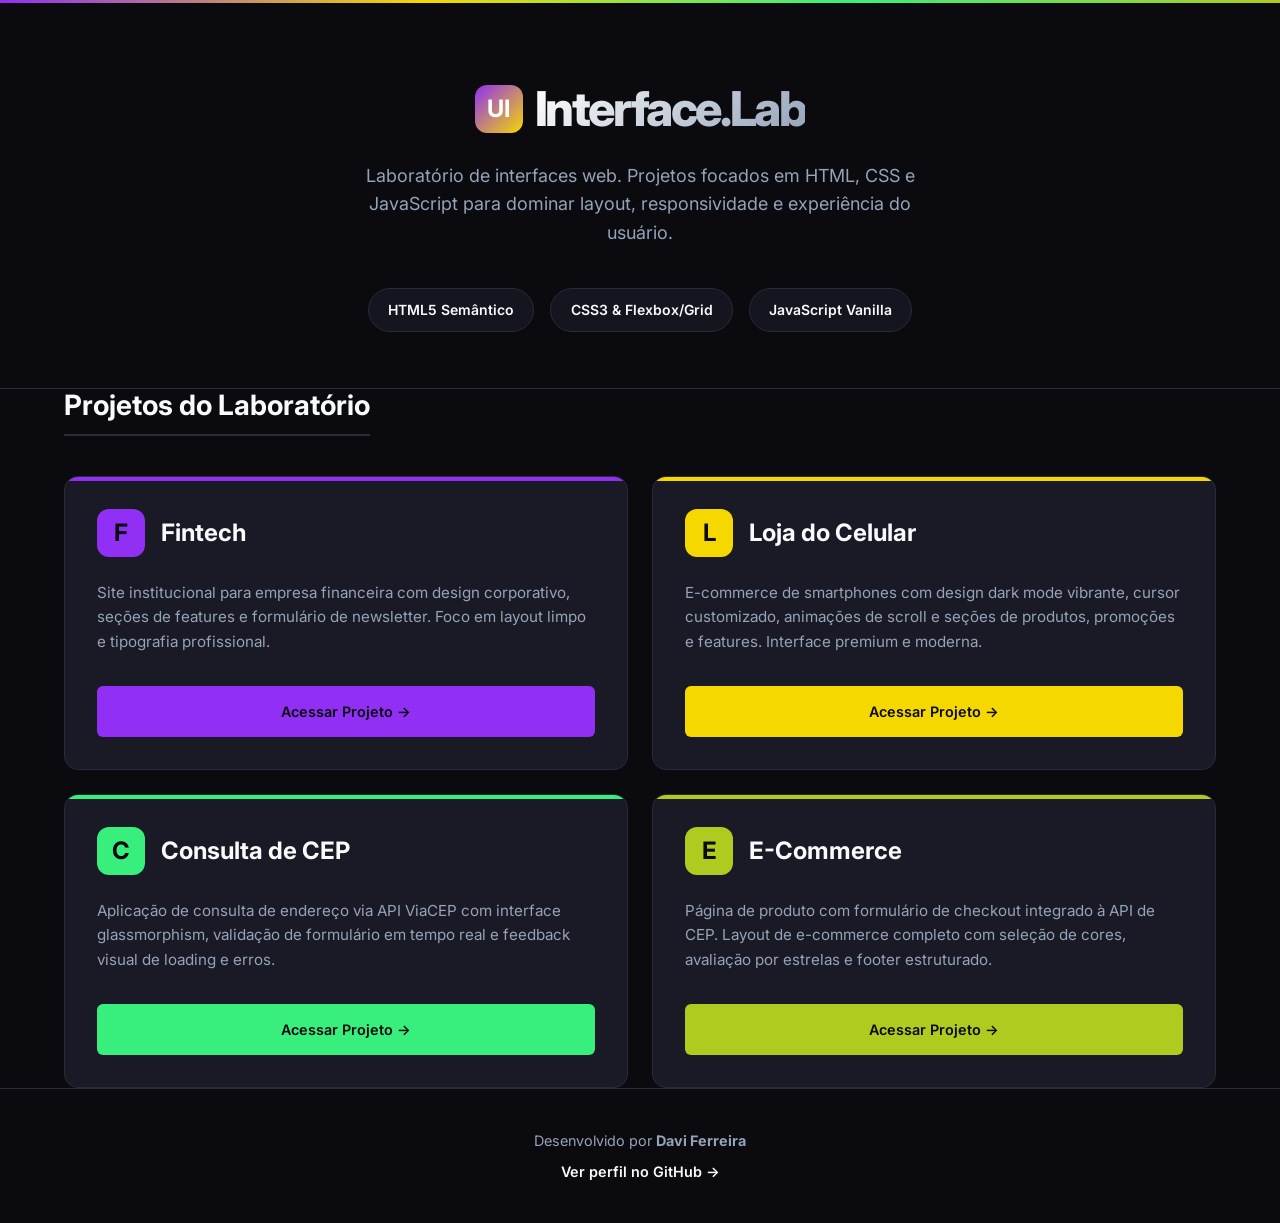
<file: index.html>
<!DOCTYPE html>
<html lang="pt-BR">
<head>
    <meta charset="UTF-8">
    <meta name="viewport" content="width=device-width, initial-scale=1.0">
    <title>Interface.Lab | Davi Ferreira</title>
    <link rel="stylesheet" href="./css/global.css">
    <link rel="stylesheet" href="./css/styles.css">
</head>
<body>

    <header class="header">
        <div class="container">
            <div class="logo">
                <div class="logo-icon">UI</div>
                <h1>Interface.Lab</h1>
            </div>
            <p class="subtitle">
                Laboratório de interfaces web. Projetos focados em HTML, CSS e JavaScript 
                para dominar layout, responsividade e experiência do usuário.
            </p>
            <div class="tech-stack">
                <span class="tech-badge"> HTML5 Semântico</span>
                <span class="tech-badge"> CSS3 & Flexbox/Grid</span>
                <span class="tech-badge"> JavaScript Vanilla</span>
            </div>
        </div>
    </header>

    <main class="container">
        <h2 class="section-title">Projetos do Laboratório</h2>
        
        <div class="projects-grid">
            <!-- Fintech -->
            <article class="project-card theme-fintech">
                <div class="card-header">
                    <div class="card-icon">F</div>
                    <div>
                        <h3>Fintech</h3>
                    </div>
                </div>
                <p>Site institucional para empresa financeira com design corporativo, 
                   seções de features e formulário de newsletter. Foco em layout limpo 
                   e tipografia profissional.</p>
                <a href="./fintech/index.html" class="btn-primary">
                    Acessar Projeto →
                </a>
            </article>

            <!-- Loja do Celular -->
            <article class="project-card theme-loja">
                <div class="card-header">
                    <div class="card-icon">L</div>
                    <div>
                        <h3>Loja do Celular</h3>
                    </div>
                </div>
                <p>E-commerce de smartphones com design dark mode vibrante, cursor 
                   customizado, animações de scroll e seções de produtos, promoções 
                   e features. Interface premium e moderna.</p>
                <a href="./loja-do-celular/index.html" class="btn-primary">
                    Acessar Projeto →
                </a>
            </article>

            <!-- Consulta de CEP -->
            <article class="project-card theme-cep">
                <div class="card-header">
                    <div class="card-icon">C</div>
                    <div>
                        <h3>Consulta de CEP</h3>
                    </div>
                </div>
                <p>Aplicação de consulta de endereço via API ViaCEP com interface 
                   glassmorphism, validação de formulário em tempo real e feedback 
                   visual de loading e erros.</p>
                <a href="./consulta-de-cep/index.html" class="btn-primary">
                    Acessar Projeto →
                </a>
            </article>

            <!-- E-Commerce -->
            <article class="project-card theme-ecommerce">
                <div class="card-header">
                    <div class="card-icon">E</div>
                    <div>
                        <h3>E-Commerce</h3>
                    </div>
                </div>
                <p>Página de produto com formulário de checkout integrado à API de CEP. 
                   Layout de e-commerce completo com seleção de cores, avaliação por 
                   estrelas e footer estruturado.</p>
                <a href="./e-commerce/index.html" class="btn-primary">
                    Acessar Projeto →
                </a>
            </article>
        </div>
    </main>

    <footer class="footer">
        <div class="container">
            <p>Desenvolvido por <strong>Davi Ferreira</strong></p>
            <a href="https://github.com/Dferreiraz" target="_blank" class="github-link">
                Ver perfil no GitHub →
            </a>
        </div>
    </footer>

</body>
</html>
</file>
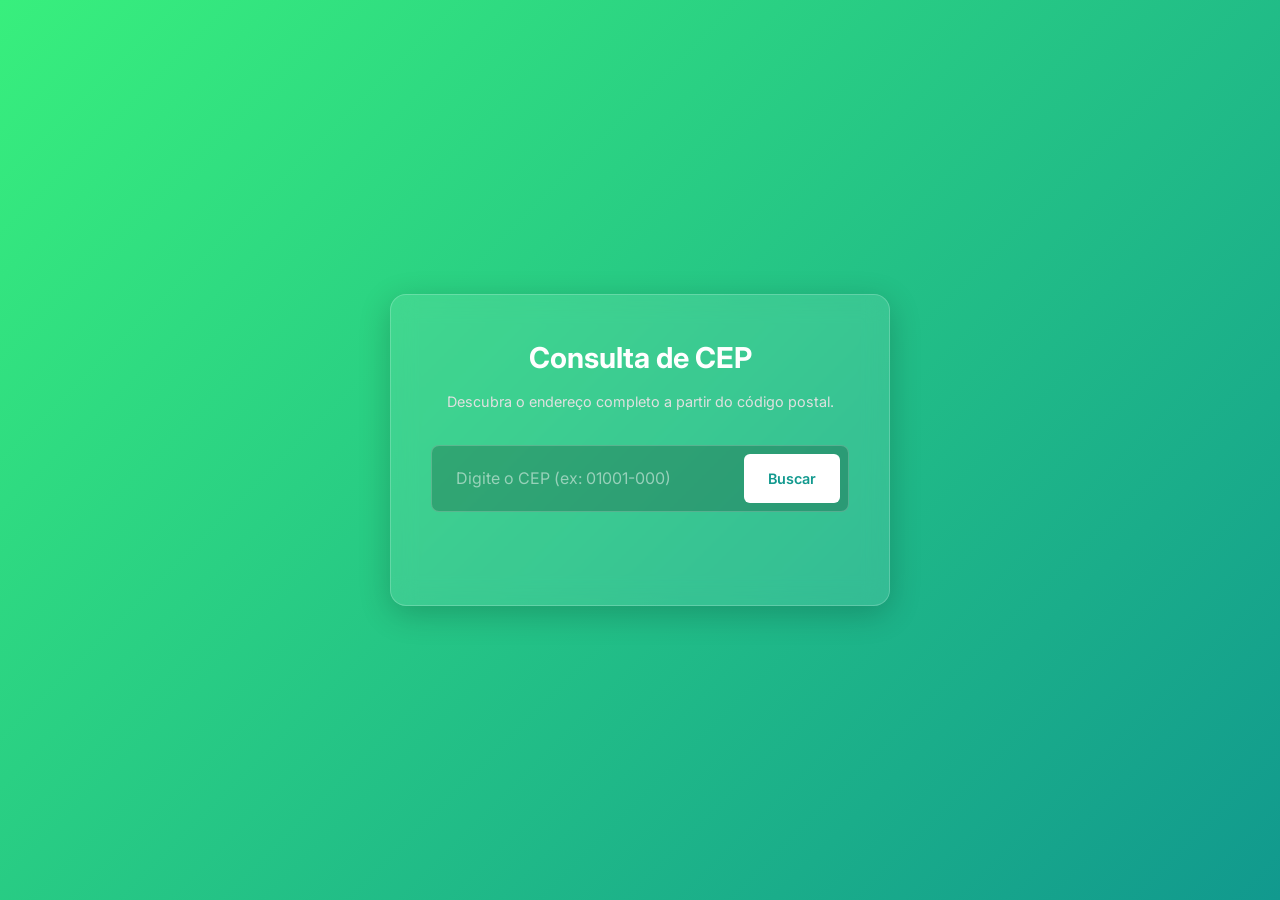
<file: consulta-de-cep/index.html>
<!DOCTYPE html>
<html lang="pt-BR">
<head>
    <meta charset="UTF-8">
    <meta name="viewport" content="width=device-width, initial-scale=1.0">
    <title>Consulta de CEP | Interface.Lab</title>
    <link rel="stylesheet" href="./css/styles.css">
    <link rel="preconnect" href="https://fonts.googleapis.com">
    <link rel="preconnect" href="https://fonts.gstatic.com" crossorigin>
    <link href="https://fonts.googleapis.com/css2?family=Inter:wght@400;500;600;700&display=swap" rel="stylesheet">
</head>
<body>

    <main class="container">
        <header class="header">
            <h1>Consulta de CEP</h1>
            <p>Descubra o endereço completo a partir do código postal.</p>
        </header>

        <form id="cep-form" class="search-form">
            <div class="input-group">
                <input 
                    type="text" 
                    id="cep-input" 
                    placeholder="Digite o CEP (ex: 01001-000)" 
                    maxlength="9"
                    autocomplete="off"
                    required
                >
                <button type="submit" id="search-btn">Buscar</button>
            </div>
            <p class="error-msg" id="error-msg"></p>
        </form>

        <section id="result-section" class="result-section hidden">
            <div class="result-grid">
                <div class="result-item">
                    <span class="label">Logradouro</span>
                    <span class="value" id="res-logradouro">--</span>
                </div>
                <div class="result-item">
                    <span class="label">Bairro</span>
                    <span class="value" id="res-bairro">--</span>
                </div>
                <div class="result-item">
                    <span class="label">Cidade / UF</span>
                    <span class="value" id="res-cidade">--</span>
                </div>
                <div class="result-item">
                    <span class="label">Estado</span>
                    <span class="value" id="res-estado">--</span>
                </div>
            </div>
        </section>
    </main>

    <script src="./js/script.js"></script>
</body>
</html>
</file>
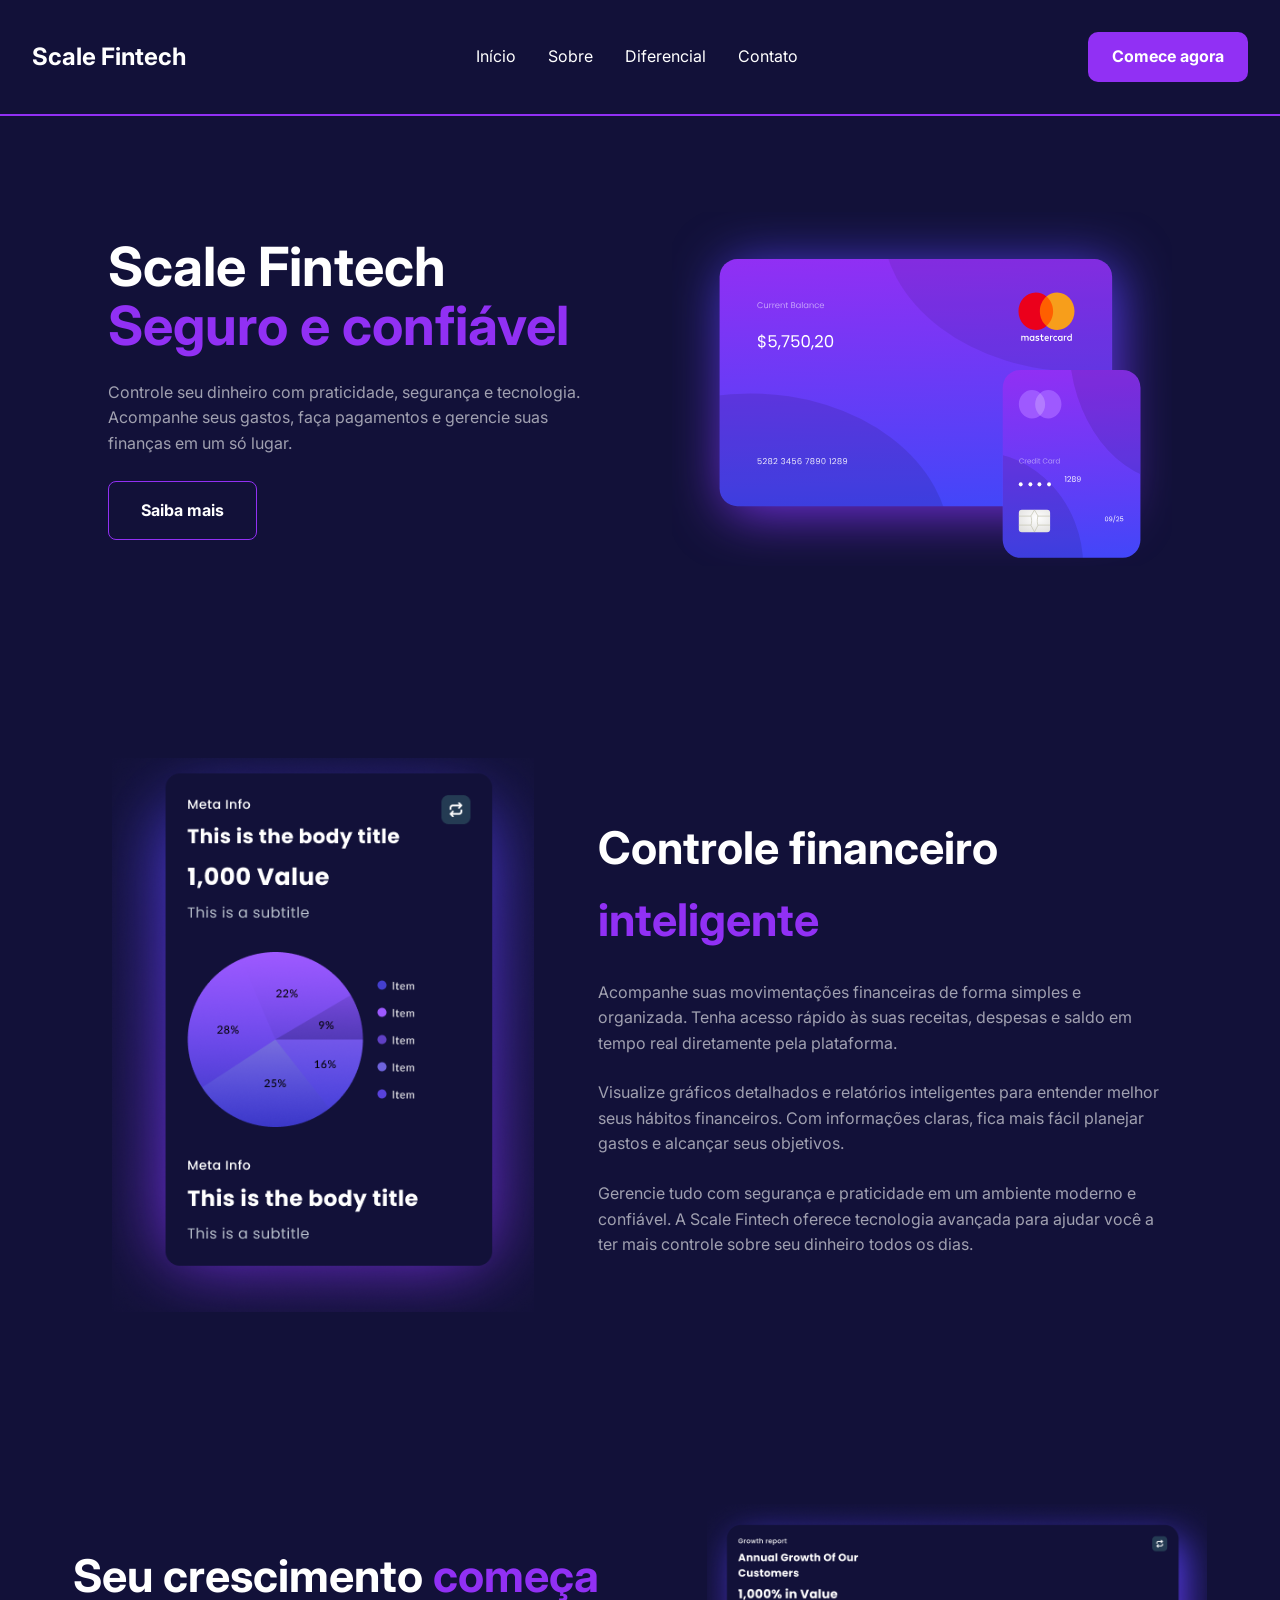
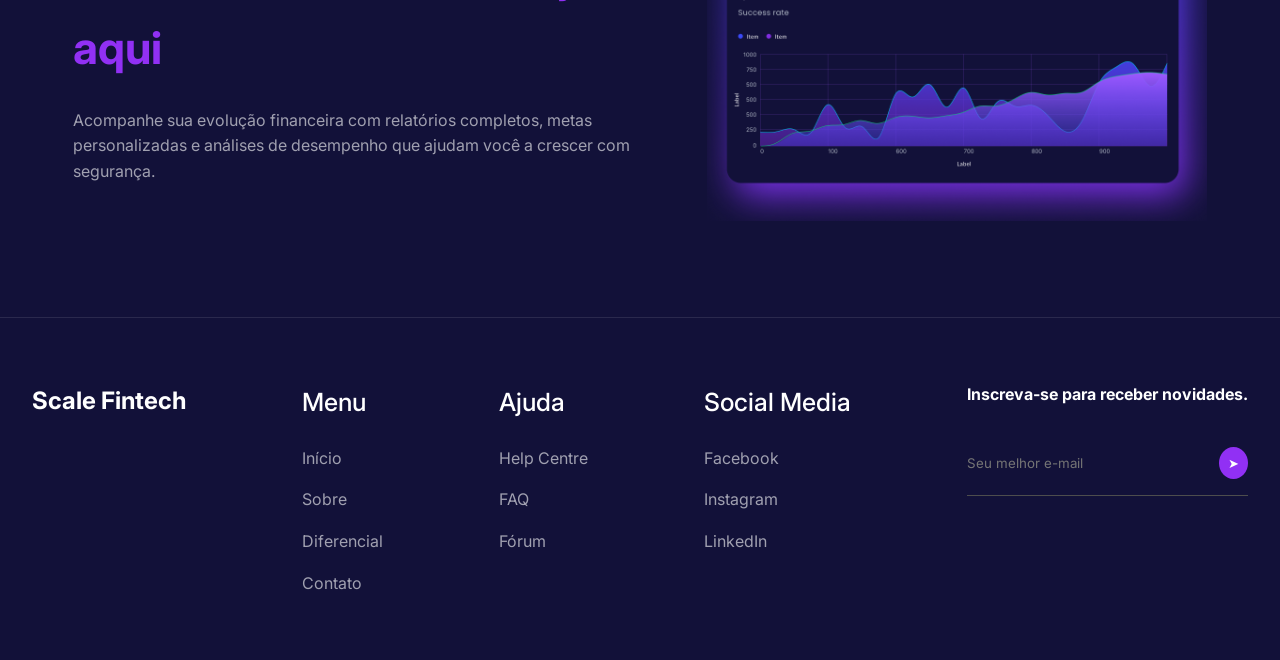
<file: fintech/index.html>
<!DOCTYPE html>
<html lang="pt-BR">
<head>
    <meta charset="UTF-8">
    <meta name="viewport" content="width=device-width, initial-scale=1.0">
    <title>Scale Fintech | Controle Financeiro Inteligente</title>
    <link rel="stylesheet" href="./css/styles.css">

    <link rel="preconnect" href="https://fonts.googleapis.com">
    <link rel="preconnect" href="https://fonts.gstatic.com" crossorigin>
    <link href="https://fonts.googleapis.com/css2?family=Inter:wght@400;500;700&display=swap" rel="stylesheet">
</head>
<body>

    <!-- CABEÇALHO -->
    <header>
        <div class="container-nav-header">
            <div class="logo">Scale Fintech</div>
            <nav class="navigation-header">
                <ul>
                    <li><a href="#">Início</a></li>
                    <li><a href="#">Sobre</a></li>
                    <li><a href="#">Diferencial</a></li>
                    <li><a href="#">Contato</a></li>
                </ul>
            </nav>
            <a href="#" class="btn-header">Comece agora</a>
        </div>
    </header>

    <!-- HERO SECTION -->
    <main class="hero">
        <div class="hero-content">
            <h1>Scale Fintech <br><span>Seguro e confiável</span></h1>
            <p>Controle seu dinheiro com praticidade, segurança e tecnologia. Acompanhe seus gastos, faça pagamentos e gerencie suas finanças em um só lugar.</p>
            <a href="#" class="btn-primary">Saiba mais</a>
        </div>
        <div class="hero-image">
            
            <img src="./assets/images/Group13.svg" alt="Dashboard financeiro Scale Fintech">
        </div>
    </main>

    <!-- SEÇÃO CONTROLE FINANCEIRO -->
    <section class="section-feature">
        <div class="feature-image">
            <img src="./assets/images/Group14.svg" alt="Gráficos de controle financeiro">
        </div>
        <div class="feature-content">
            <h2>Controle financeiro <span>inteligente</span></h2>
            <p>Acompanhe suas movimentações financeiras de forma simples e organizada. Tenha acesso rápido às suas receitas, despesas e saldo em tempo real diretamente pela plataforma.</p>
            <p>Visualize gráficos detalhados e relatórios inteligentes para entender melhor seus hábitos financeiros. Com informações claras, fica mais fácil planejar gastos e alcançar seus objetivos.</p>
            <p>Gerencie tudo com segurança e praticidade em um ambiente moderno e confiável. A Scale Fintech oferece tecnologia avançada para ajudar você a ter mais controle sobre seu dinheiro todos os dias.</p>
        </div>
    </section>

    <!-- SEÇÃO CRESCIMENTO -->
    <section class="section-feature reverse">
        <div class="feature-image">
            <img src="./assets/images/Group15.svg" alt="Gráfico de crescimento">
        </div>
        <div class="feature-content">
            <h2>Seu crescimento <span>começa aqui</span></h2>
            <p>Acompanhe sua evolução financeira com relatórios completos, metas personalizadas e análises de desempenho que ajudam você a crescer com segurança.</p>
        </div>
    </section>

    <!-- RODAPÉ -->
    <footer>
        <div class="footer-col">
            <div class="logo">Scale Fintech</div>
        </div>

        <div class="footer-col">
            <h3>Menu</h3>
            <div class="footer-links">
                <a href="#">Início</a>
                <a href="#">Sobre</a>
                <a href="#">Diferencial</a>
                <a href="#">Contato</a>
            </div>
        </div>

        <div class="footer-col">
            <h3>Ajuda</h3>
            <div class="footer-links">
                <a href="#">Help Centre</a>
                <a href="#">FAQ</a>
                <a href="#">Fórum</a>
            </div>
        </div>

        <div class="footer-col">
            <h3>Social Media</h3>
            <div class="footer-links">
                <a href="#">Facebook</a>
                <a href="#">Instagram</a>
                <a href="#">LinkedIn</a>
            </div>
        </div>

        <div class="footer-col newsletter">
            <h3>Inscreva-se para receber novidades.</h3>
            <form class="newsletter-form" onsubmit="event.preventDefault();">
                <input type="email" placeholder="Seu melhor e-mail" required>
                <button type="submit">➤</button>
            </form>
        </div>
    </footer>

</body>
</html>
</file>
<file: css/global.css>
/* =========================================================
   GLOBAL.CSS - Interface.Lab (Menu Principal)
   Reset, Design Tokens e Estilos Base
   ========================================================= */

/* ---------- Reset ---------- */
*, *::before, *::after {
    box-sizing: border-box;
    margin: 0;
    padding: 0;
}

html { 
    scroll-behavior: smooth; 
}

img, svg {
    display: block;
    max-width: 100%;
}

button {
    font: inherit;
    cursor: pointer;
    border: none;
    background: none;
}

a {
    text-decoration: none;
    color: inherit;
}

ul, ol { 
    list-style: none; 
}

/* ---------- Design Tokens: Base (Dark Mode) ---------- */
:root {
    /* Cores Neutras */
    --bg-primary: #0a0a0f;
    --bg-secondary: #15151f;
    --bg-card: #1a1a26;
    --text-primary: #f8fafc;
    --text-secondary: #94a3b8;
    --border: #2a2a3a;
    
    /* Tipografia Base */
    --font-main: 'Inter', system-ui, -apple-system, sans-serif;
    
    /* Layout e Bordas */
    --container-width: 1200px;
    --radius-sm: 6px;
    --radius-md: 14px;

    /* ---------- Variáveis Temáticas (Design Tokens dos Projetos) ---------- */
    /* Fintech */
    --fintech-purple: #9130F4;
    --fintech-glow: rgba(145, 48, 244, 0.3);

    /* Loja do Celular */
    --loja-yellow: #f5d800;
    --loja-glow: rgba(245, 216, 0, 0.3);

    /* Consulta de CEP */
    --cep-green: #38ef7d;
    --cep-glow: rgba(56, 239, 125, 0.3);

    /* E-Commerce */
    --ecommerce-green: #B0CB1F;
    --ecommerce-glow: rgba(176, 203, 31, 0.3);
}

/* ---------- Estilos Base ---------- */
body {
    background-color: var(--bg-primary);
    color: var(--text-primary);
    font-family: var(--font-main);
    font-size: 16px;
    line-height: 1.6;
    min-height: 100vh;
    display: flex;
    flex-direction: column;
    -webkit-font-smoothing: antialiased;
}

h1, h2, h3 {
    line-height: 1.2;
    color: var(--text-primary);
}

/* ---------- Utilitários Base ---------- */
.container {
    width: 100%;
    max-width: var(--container-width);
    margin: 0 auto;
    padding: 0 1.5rem;
}
</file>
<file: css/styles.css>
@import url('./global.css');
@import url('https://fonts.googleapis.com/css2?family=Inter:wght@400;500;600;700;800&display=swap');

/* ---------- Header ---------- */
.header {
    text-align: center;
    padding: 5rem 0 3.5rem;
    border-bottom: 1px solid var(--border);
    position: relative;
    overflow: hidden;
}

.header::before {
    content: '';
    position: absolute;
    top: 0;
    left: 0;
    width: 100%;
    height: 3px;
    background: linear-gradient(90deg, 
        var(--fintech-purple) 0%, 
        var(--loja-yellow) 33%, 
        var(--cep-green) 66%, 
        var(--ecommerce-green) 100%);
}

.logo {
    display: flex;
    align-items: center;
    justify-content: center;
    gap: 0.75rem;
    margin-bottom: 1.5rem;
}

.logo-icon {
    width: 48px;
    height: 48px;
    background: linear-gradient(135deg, var(--fintech-purple), var(--loja-yellow));
    border-radius: 12px;
    display: flex;
    align-items: center;
    justify-content: center;
    font-size: 1.5rem;
    font-weight: 700;
    color: white;
}

.logo h1 {
    font-size: 3rem;
    font-weight: 800;
    letter-spacing: -0.05em;
    background: linear-gradient(135deg, #fff 0%, #94a3b8 100%);
    -webkit-background-clip: text;
    -webkit-text-fill-color: transparent;
    background-clip: text;
}

.subtitle {
    color: var(--text-secondary);
    font-size: 1.125rem;
    max-width: 600px;
    margin: 0 auto 2.5rem;
}

.tech-stack {
    display: flex;
    justify-content: center;
    gap: 1rem;
    flex-wrap: wrap;
}

.tech-badge {
    background-color: var(--bg-secondary);
    border: 1px solid var(--border);
    padding: 0.6rem 1.2rem;
    border-radius: 9999px;
    font-size: 0.875rem;
    font-weight: 600;
    color: var(--text-primary);
    display: flex;
    align-items: center;
    gap: 0.5rem;
    transition: transform 0.2s ease, border-color 0.2s ease;
}

.tech-badge:hover {
    transform: translateY(-2px);
    border-color: var(--text-primary);
}

/* ---------- Main & Grid ---------- */
main {
    flex: 1;
    padding: 4rem 0;
}

.section-title {
    font-size: 1.75rem;
    font-weight: 700;
    margin-bottom: 2.5rem;
    padding-bottom: 0.75rem;
    border-bottom: 2px solid var(--border);
    display: inline-block;
}

.projects-grid {
    display: grid;
    grid-template-columns: repeat(2, 1fr);
    gap: 1.5rem;
}

/* ---------- Cards ---------- */
.project-card {
    background-color: var(--bg-card);
    border: 1px solid var(--border);
    border-radius: var(--radius-md);
    padding: 2rem;
    transition: transform 0.3s ease, box-shadow 0.3s ease, border-color 0.3s ease;
    display: flex;
    flex-direction: column;
    position: relative;
    overflow: hidden;
    min-height: 280px;
    animation: fadeInUp 0.6s ease both;
}

.project-card:nth-child(1) { animation-delay: 0.1s; }
.project-card:nth-child(2) { animation-delay: 0.2s; }
.project-card:nth-child(3) { animation-delay: 0.3s; }
.project-card:nth-child(4) { animation-delay: 0.4s; }

.project-card::before {
    content: '';
    position: absolute;
    top: 0;
    left: 0;
    width: 100%;
    height: 4px;
    background: var(--card-accent);
}

.project-card:hover {
    transform: translateY(-6px);
    box-shadow: 0 20px 40px -10px var(--card-glow);
    border-color: var(--card-accent);
}

.card-header {
    display: flex;
    align-items: center;
    gap: 1rem;
    margin-bottom: 1.5rem;
}

.card-icon {
    width: 48px;
    height: 48px;
    border-radius: 12px;
    background: var(--card-accent);
    display: flex;
    align-items: center;
    justify-content: center;
    font-size: 1.5rem;
    color: var(--bg-primary);
    font-weight: 700;
}

.project-card h3 {
    font-size: 1.5rem;
    font-weight: 700;
}

.project-card p {
    color: var(--text-secondary);
    font-size: 0.95rem;
    margin-bottom: 2rem;
    flex: 1;
}

.btn-primary {
    display: inline-flex;
    align-items: center;
    justify-content: center;
    gap: 0.5rem;
    background-color: var(--card-accent);
    color: var(--bg-primary);
    text-decoration: none;
    font-weight: 600;
    padding: 0.875rem 1.5rem;
    border-radius: var(--radius-sm);
    transition: filter 0.2s ease, transform 0.2s ease;
    font-size: 0.9rem;
}

.btn-primary:hover {
    filter: brightness(1.1);
    transform: translateY(-1px);
}

/* ---------- Classes Temáticas (Modificadores) ---------- */
.theme-fintech { --card-accent: var(--fintech-purple); --card-glow: var(--fintech-glow); }
.theme-loja { --card-accent: var(--loja-yellow); --card-glow: var(--loja-glow); }
.theme-cep { --card-accent: var(--cep-green); --card-glow: var(--cep-glow); }
.theme-ecommerce { --card-accent: var(--ecommerce-green); --card-glow: var(--ecommerce-glow); }

/* ---------- Footer ---------- */
.footer {
    text-align: center;
    padding: 2.5rem 0;
    border-top: 1px solid var(--border);
    color: var(--text-secondary);
    font-size: 0.9rem;
}

.github-link {
    display: inline-flex;
    align-items: center;
    gap: 0.5rem;
    color: var(--text-primary);
    margin-top: 0.5rem;
    font-weight: 600;
    transition: color 0.2s ease;
}

.github-link:hover {
    color: var(--loja-yellow);
}

/* ---------- Animações ---------- */
@keyframes fadeInUp {
    from { opacity: 0; transform: translateY(20px); }
    to { opacity: 1; transform: translateY(0); }
}

/* ---------- Responsivo ---------- */
@media (max-width: 768px) {
    .logo h1 { font-size: 2.2rem; }
    .header { padding: 3rem 0 2rem; }
    .projects-grid { grid-template-columns: 1fr; }
    .project-card { min-height: auto; }
}
</file>
<file: consulta-de-cep/css/styles.css>
@import url('./global.css');

body {
    background: linear-gradient(135deg, var(--bg-gradient-start), var(--bg-gradient-end));
    min-height: 100vh;
    display: flex;
    justify-content: center;
    align-items: center;
    padding: 1.5rem;
    color: var(--text-main);
}

.container {
    background: var(--glass-bg);
    backdrop-filter: blur(12px);
    -webkit-backdrop-filter: blur(12px);
    border: 1px solid var(--glass-border);
    border-radius: 16px;
    padding: 2.5rem;
    width: 100%;
    max-width: 500px;
    box-shadow: var(--glass-shadow);
}

.header {
    text-align: center;
    margin-bottom: 2rem;
}

.header h1 {
    font-size: 1.8rem;
    font-weight: 700;
    margin-bottom: 0.5rem;
}

.header p {
    font-size: 0.9rem;
    color: var(--text-muted);
}

.search-form {
    margin-bottom: 1.5rem;
}

.input-group {
    display: flex;
    gap: 0.75rem;
    background: rgba(0, 0, 0, 0.2);
    padding: 0.5rem;
    border-radius: 8px;
    border: 1px solid var(--glass-border);
}

.input-group input {
    flex: 1;
    background: transparent;
    color: var(--text-main);
    padding: 0.75rem 1rem;
    font-size: 1rem;
}

.input-group input::placeholder {
    color: rgba(255, 255, 255, 0.5);
}

.input-group button {
    background: var(--btn-bg);
    color: var(--text-dark);
    padding: 0.75rem 1.5rem;
    border-radius: 6px;
    font-weight: 600;
    font-size: 0.9rem;
    transition: background 0.2s, transform 0.1s;
}

.input-group button:hover {
    background: var(--btn-hover);
}

.input-group button:active {
    transform: scale(0.98);
}

.error-msg {
    color: var(--error-color);
    font-size: 0.85rem;
    margin-top: 0.75rem;
    text-align: center;
    min-height: 1.2em;
}

.result-section {
    animation: fadeIn 0.4s ease forwards;
}

.result-section.hidden {
    display: none;
}

.result-grid {
    display: grid;
    grid-template-columns: 1fr 1fr;
    gap: 1rem;
    background: rgba(0, 0, 0, 0.15);
    padding: 1.5rem;
    border-radius: 12px;
    border: 1px solid var(--glass-border);
}

.result-item {
    display: flex;
    flex-direction: column;
    gap: 0.25rem;
}

.result-item.full-width {
    grid-column: span 2;
}

.label {
    font-size: 0.75rem;
    text-transform: uppercase;
    letter-spacing: 0.05em;
    color: var(--text-muted);
    font-weight: 600;
}

.value {
    font-size: 1rem;
    font-weight: 500;
    color: var(--text-main);
    word-break: break-word;
}

@keyframes fadeIn {
    from { opacity: 0; transform: translateY(10px); }
    to { opacity: 1; transform: translateY(0); }
}

@media (max-width: 480px) {
    .container {
        padding: 1.5rem;
    }
    
    .input-group {
        flex-direction: column;
        background: transparent;
        border: none;
        padding: 0;
        gap: 0.75rem;
    }
    
    .input-group input {
        background: rgba(0, 0, 0, 0.2);
        border-radius: 8px;
        border: 1px solid var(--glass-border);
    }
    
    .result-grid {
        grid-template-columns: 1fr;
    }
    
    .result-item.full-width {
        grid-column: span 1;
    }
}
</file>
<file: fintech/css/styles.css>
@import url('./global.css');

/* --- HEADER --- */
header {
    background-color: var(--color-secondary);
    display: flex;
    justify-content: center;
    align-items: center;
    padding: 2rem 0;
    border-bottom: 2px solid var(--color-primary);
}

.container-nav-header {
    display: flex;
    align-items: center;
    justify-content: space-between;
    width: 100%;
    max-width: 1280px;
    padding: 0 2rem;
}

.logo {
    font-size: 1.5rem;
    font-weight: var(--font-weight-h2);
    color: var(--color-neutral-white);
}

.navigation-header ul {
    display: flex;
    gap: 2rem;
}

.navigation-header ul li a {
    font-size: var(--font-size-body);
    transition: color 0.3s;
}

.navigation-header ul li a:hover {
    color: var(--color-primary);
}

.btn-header {
    background-color: var(--color-primary);
    color: var(--color-neutral-white);
    border-radius: 10px;
    padding: 0.75rem 1.5rem;
    font-weight: var(--font-weight-button);
    transition: background-color 0.3s;
}

.btn-header:hover {
    background-color: var(--color-primary-hover);
}

/* --- HERO SECTION --- */
.hero {
    display: flex;
    justify-content: center;
    align-items: center;
    gap: 4rem;
    padding: 6rem 2rem;
    max-width: 1280px;
    margin: 0 auto;
}

.hero-content {
    display: flex;
    flex-direction: column;
    gap: 1.5rem;
    max-width: 500px;
}

.hero-content h1 {
    font-size: var(--font-size-h1);
    font-weight: var(--font-weight-h1);
    line-height: 1.1;
}

.hero-content h1 span {
    color: var(--color-primary);
}

.hero-content p {
    font-size: var(--font-size-body);
    color: var(--color-text-muted);
}

.btn-primary {
    display: inline-block;
    padding: 1rem 2rem;
    border-radius: 8px;
    color: var(--color-neutral-white);
    border: 1px solid var(--color-primary);
    font-weight: var(--font-weight-button);
    align-self: flex-start;
    transition: all 0.3s;
}

.btn-primary:hover {
    background-color: var(--color-primary);
}

.hero-image img {
    max-width: 500px;
}

/* --- SECTIONS (Features & Growth) --- */
.section-feature {
    display: flex;
    justify-content: center;
    align-items: center;
    gap: 4rem;
    padding: 6rem 2rem;
    max-width: 1280px;
    margin: 0 auto;
}

.section-feature.reverse {
    flex-direction: row-reverse;
}

.feature-content {
    display: flex;
    flex-direction: column;
    gap: 1.5rem;
    max-width: 570px;
}

.feature-content h2 {
    font-size: var(--font-size-h2);
    font-weight: var(--font-weight-h2);
}

.feature-content h2 span {
    color: var(--color-primary);
}

.feature-content p {
    color: var(--color-text-muted);
}

.feature-image img {
    max-width: 500px;
}

/* --- FOOTER --- */
footer {
    display: flex;
    justify-content: space-between;
    background-color: var(--color-secondary);
    padding: 4rem 2rem;
    border-top: 1px solid rgba(255, 255, 255, 0.1);
    max-width: 1280px;
    margin: 0 auto;
    flex-wrap: wrap;
    gap: 3rem;
}

.footer-col {
    display: flex;
    flex-direction: column;
    gap: 1.5rem;
}

.footer-col h3 {
    font-size: var(--font-size-h4);
    font-weight: var(--font-weight-h4);
}

.footer-links {
    display: flex;
    flex-direction: column;
    gap: 1rem;
}

.footer-links a {
    color: var(--color-text-muted);
    transition: color 0.3s;
}

.footer-links a:hover {
    color: var(--color-primary);
}

.newsletter h3 {
    font-size: var(--font-size-body);
    font-weight: var(--font-weight-button);
}

.newsletter-form {
    display: flex;
    border-bottom: 1px solid #4d4d4d;
    padding-bottom: 1rem;
    margin-top: 1rem;
}

.newsletter-form input {
    background-color: transparent;
    color: var(--color-neutral-white);
    border: none;
    outline: none;
    width: 100%;
    font-family: var(--font-family-primary);
}

.newsletter-form button {
    width: 32px;
    height: 32px;
    border: none;
    border-radius: 50%;
    background-color: var(--color-primary);
    color: white;
    cursor: pointer;
    transition: transform 0.3s;
    display: flex;
    align-items: center;
    justify-content: center;
}

.newsletter-form button:hover {
    transform: scale(1.1);
}

/* --- RESPONSIVIDADE --- */
@media (max-width: 884px) {
    .hero, .section-feature {
        flex-direction: column;
        text-align: center;
        padding: 4rem 2rem;
    }

    .section-feature.reverse {
        flex-direction: column;
    }

    .hero-content, .feature-content {
        align-items: center;
    }

    .btn-primary {
        align-self: center;
    }

    .container-nav-header {
        flex-direction: column;
        gap: 1.5rem;
    }

    .navigation-header ul {
        flex-wrap: wrap;
        justify-content: center;
    }

    footer {
        flex-direction: column;
        align-items: center;
        text-align: center;
    }
}

@media (max-width: 480px) {
    :root {
        --font-size-h1: 36px;
        --font-size-h2: 28px;
    }

    .navigation-header {
        display: none;
    }

    .hero-content h1 {
        font-size: 2.5rem;
    }
}
</file>
